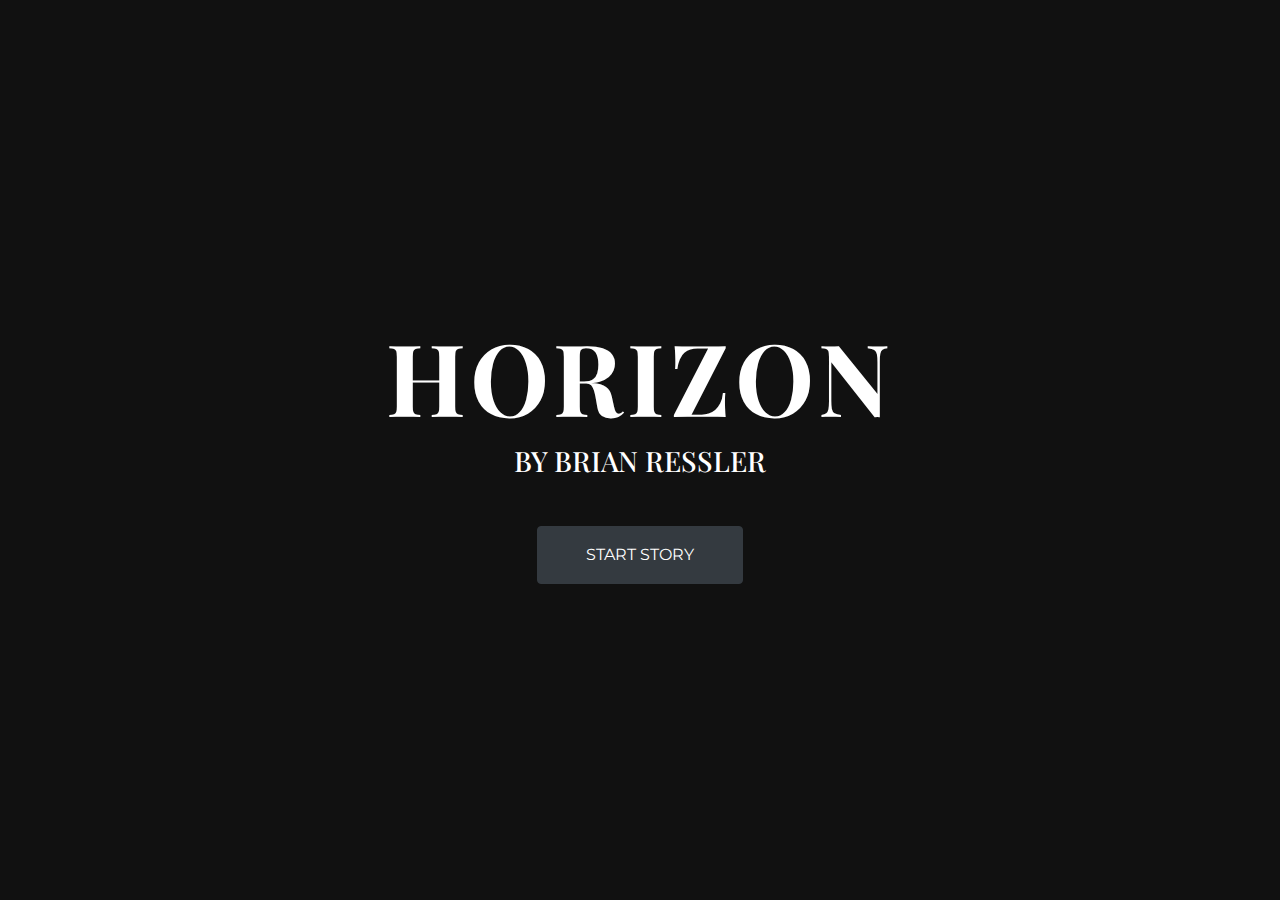
<file: index.html>
<!DOCTYPE html>
<html>

<head>
    <meta charset="utf-8">
    <meta name="viewport" content="width=device-width, initial-scale=1.0, shrink-to-fit=no">
    <title>Horizon</title>
    <link rel="stylesheet" href="assets/bootstrap/css/bootstrap.min.css">
    <link rel="stylesheet" href="https://fonts.googleapis.com/css?family=Montserrat:300,400,700">
    <link rel="stylesheet" href="https://fonts.googleapis.com/css?family=Playfair+Display:400,500,700,800,900">
    <link rel="stylesheet" href="assets/css/styles.css">
</head>

<body>
    <div class="d-flex d-xl-flex justify-content-center align-items-center align-items-xl-center eccent_section_display">
        <div class="container">
            <div class="row">
                <div class="col-md-12 d-flex flex-column align-items-center align-items-sm-center align-items-md-center align-items-lg-center align-items-xl-center">
                    <h2 class="text-uppercase text-center text-white eccent_horizon m-0 mb-2">Horizon</h2>
                    <h3 class="text-uppercase text-center text-white mb-5">By Brian Ressler</h3><a class="btn btn-dark text-uppercase p-3 pl-5 pr-5" role="button" href="story1.html">Start Story</a></div>
            </div>
        </div>
    </div>
    <script src="assets/js/jquery.min.js"></script>
    <script src="assets/bootstrap/js/bootstrap.min.js"></script>
    <script src="assets/js/uicontrol.js"></script>
</body>

</html>
</file>
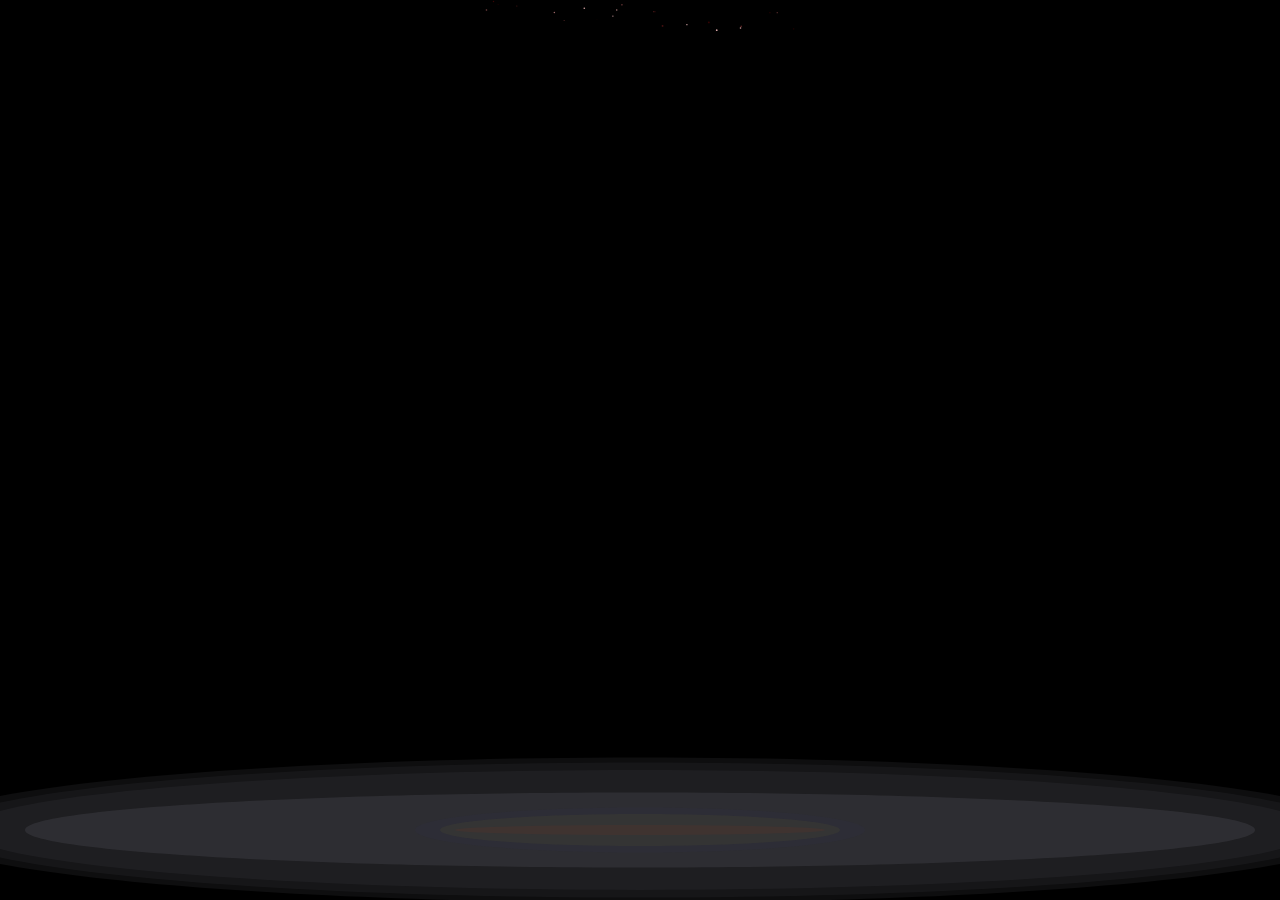
<file: route1/index.html>
<!DOCTYPE html><html lang="en"><head>
    <script src="p5.js"></script>
    <script src="p5.sound.min.js"></script>
    <link rel="stylesheet" type="text/css" href="style.css">
    <meta charset="utf-8">

  </head>
  <body>
    <script src="sketch.js"></script>
  

</body></html>
</file>
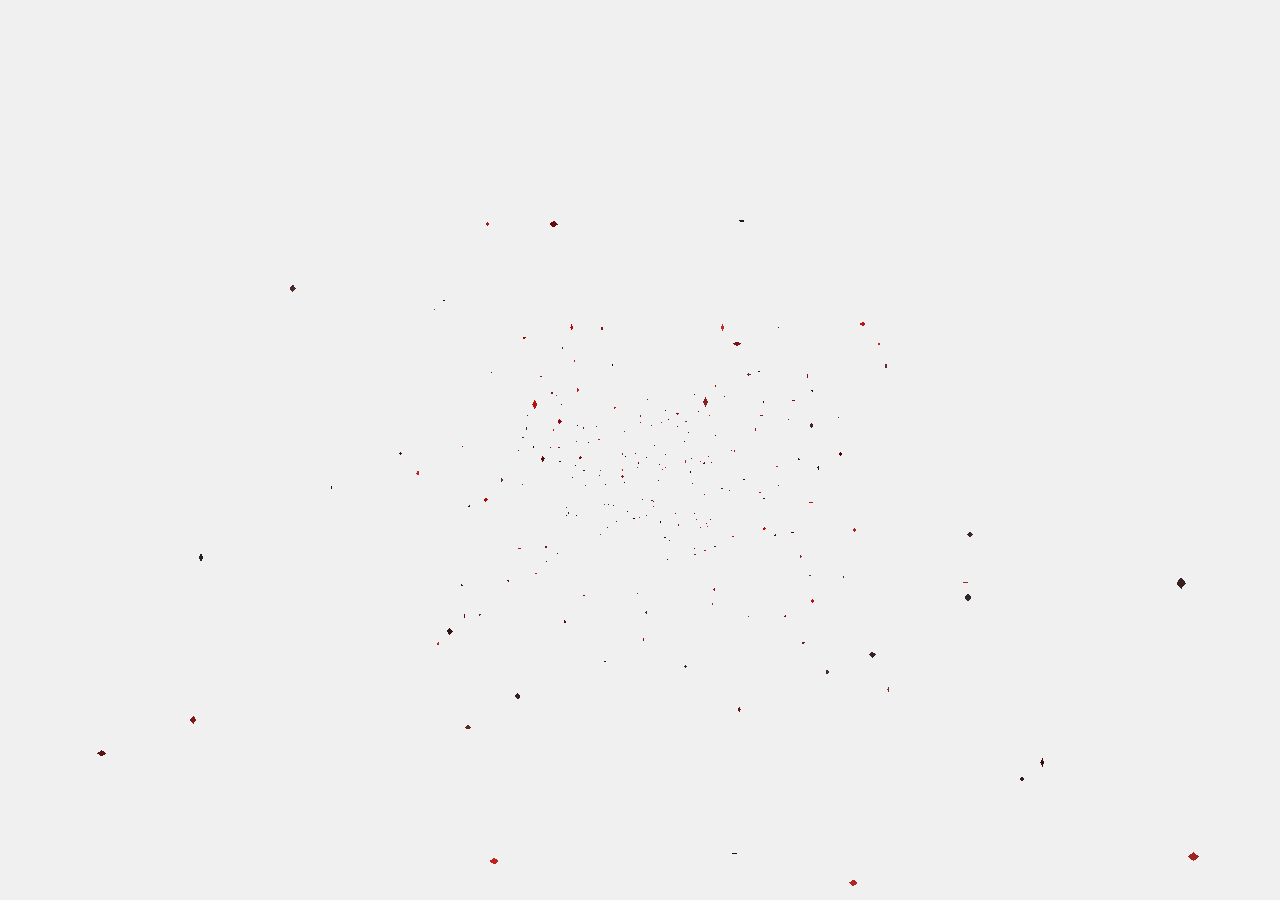
<file: route2/index.html>
<!DOCTYPE html><html><head>
    <script src="p5.min.js"></script>
    <script src="p5.dom.min.js"></script>
    <script src="p5.sound.min.js"></script>
    <link rel="stylesheet" type="text/css" href="style.css">
    <meta charset="utf-8">

  </head>
  <body>
    <script src="sketch.js"></script>
  

</body></html>
</file>
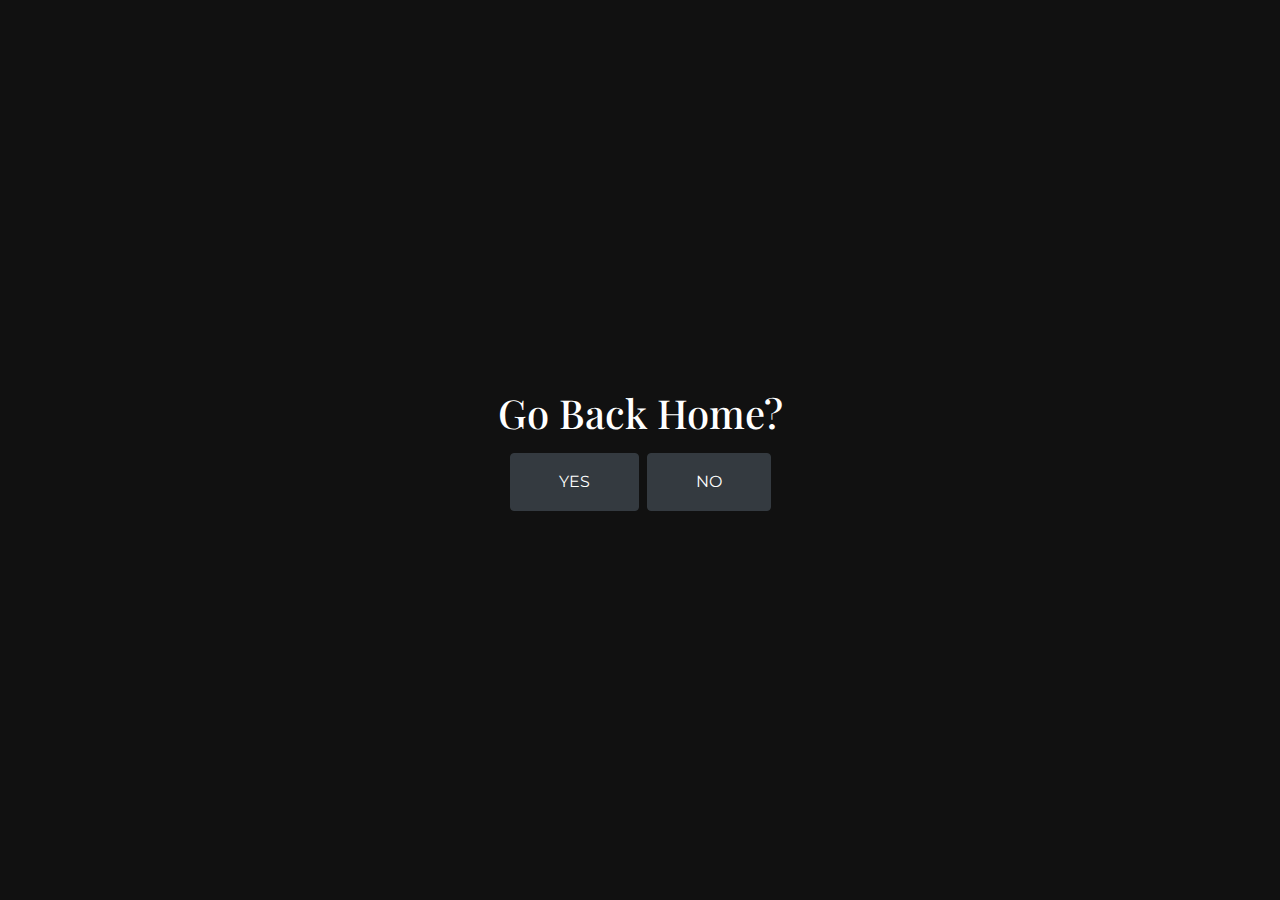
<file: question1.html>
<!DOCTYPE html>
<html>

<head>
    <meta charset="utf-8">
    <meta name="viewport" content="width=device-width, initial-scale=1.0, shrink-to-fit=no">
    <title>Horizon</title>
    <link rel="stylesheet" href="assets/bootstrap/css/bootstrap.min.css">
    <link rel="stylesheet" href="https://fonts.googleapis.com/css?family=Montserrat:300,400,700">
    <link rel="stylesheet" href="https://fonts.googleapis.com/css?family=Playfair+Display:400,500,700,800,900">
    <link rel="stylesheet" href="assets/css/styles.css">
</head>

<body>
    <div class="d-xl-flex justify-content-xl-center align-items-xl-center eccent_section_display">
        <div class="container">
            <div class="row">
                <div class="col-md-12">
                    <h1 class="text-left text-white text-center mb-3">Go Back Home?</h1>
                    <div class="d-flex d-xl-flex justify-content-center justify-content-xl-center"><button class="btn btn-dark text-uppercase p-3 pl-5 pr-5 mr-2" id="home_opt_yes" type="button">Yes</button><button class="btn btn-dark text-uppercase p-3 pl-5 pr-5" id="home_opt_no" type="button">No</button></div>
                </div>
            </div>
        </div>
    </div>
    <script src="assets/js/jquery.min.js"></script>
    <script src="assets/bootstrap/js/bootstrap.min.js"></script>
    <script src="assets/js/uicontrol.js"></script>
</body>

</html>
</file>
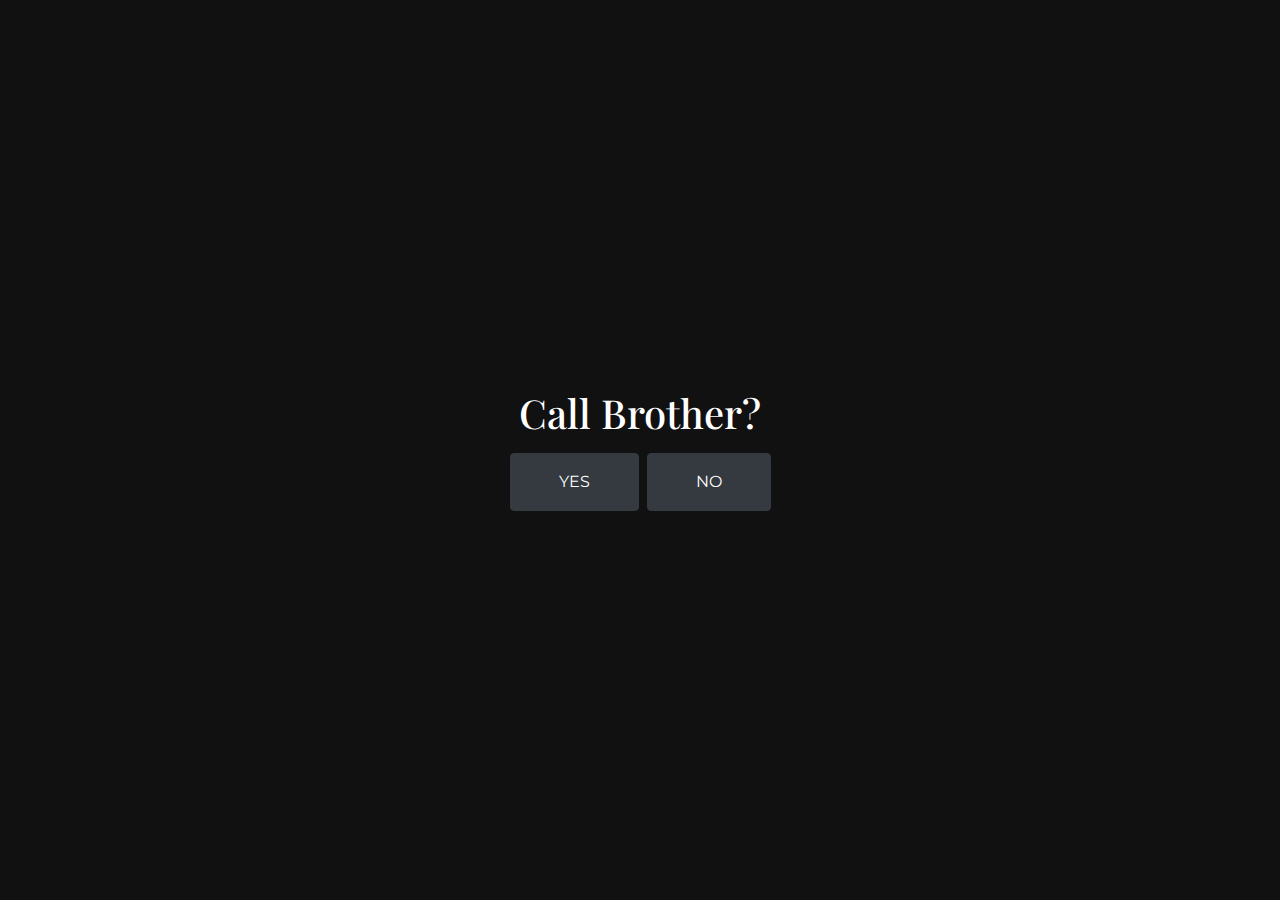
<file: question2.html>
<!DOCTYPE html>
<html>

<head>
    <meta charset="utf-8">
    <meta name="viewport" content="width=device-width, initial-scale=1.0, shrink-to-fit=no">
    <title>Horizon</title>
    <link rel="stylesheet" href="assets/bootstrap/css/bootstrap.min.css">
    <link rel="stylesheet" href="https://fonts.googleapis.com/css?family=Montserrat:300,400,700">
    <link rel="stylesheet" href="https://fonts.googleapis.com/css?family=Playfair+Display:400,500,700,800,900">
    <link rel="stylesheet" href="assets/css/styles.css">
</head>

<body>
    <div class="d-flex d-xl-flex justify-content-center align-items-center justify-content-xl-center align-items-xl-center eccent_section_display">
        <div class="container">
            <div class="row">
                <div class="col-md-12">
                    <h1 class="text-left text-white text-center mb-3">Call Brother?</h1>
                    <div class="d-flex d-xl-flex justify-content-center justify-content-xl-center"><button class="btn btn-dark text-uppercase p-3 pl-5 pr-5 mr-2" id="brother_opt_yes" type="button">Yes</button><button class="btn btn-dark text-uppercase p-3 pl-5 pr-5" id="brother_opt_no" type="button">No</button></div>
                </div>
            </div>
        </div>
    </div>
    <script src="assets/js/jquery.min.js"></script>
    <script src="assets/bootstrap/js/bootstrap.min.js"></script>
    <script src="assets/js/uicontrol.js"></script>
</body>

</html>
</file>
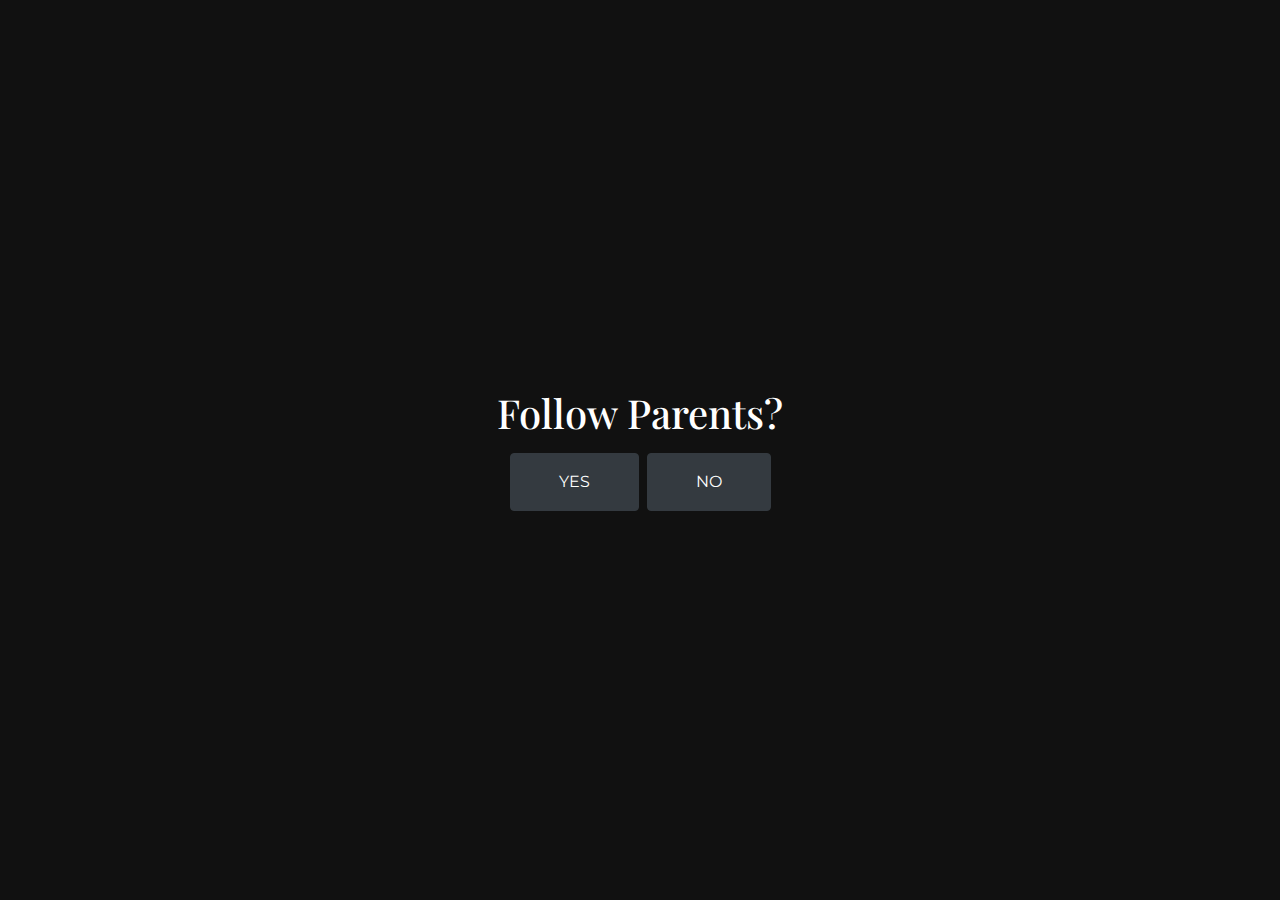
<file: question3.html>
<!DOCTYPE html>
<html>

<head>
    <meta charset="utf-8">
    <meta name="viewport" content="width=device-width, initial-scale=1.0, shrink-to-fit=no">
    <title>Horizon</title>
    <link rel="stylesheet" href="assets/bootstrap/css/bootstrap.min.css">
    <link rel="stylesheet" href="https://fonts.googleapis.com/css?family=Montserrat:300,400,700">
    <link rel="stylesheet" href="https://fonts.googleapis.com/css?family=Playfair+Display:400,500,700,800,900">
    <link rel="stylesheet" href="assets/css/styles.css">
</head>

<body>
    <div class="d-flex d-xl-flex justify-content-center align-items-center justify-content-xl-center align-items-xl-center eccent_section_display">
        <div class="container">
            <div class="row">
                <div class="col-md-12">
                    <h1 class="text-left text-white text-center mb-3">Follow Parents?</h1>
                    <div class="d-flex d-xl-flex justify-content-center justify-content-xl-center"><button class="btn btn-dark text-uppercase p-3 pl-5 pr-5 mr-2" id="follow_opt_yes" type="button">Yes</button><button class="btn btn-dark text-uppercase p-3 pl-5 pr-5" id="follow_opt_no" type="button">No</button></div>
                </div>
            </div>
        </div>
    </div>
    <script src="assets/js/jquery.min.js"></script>
    <script src="assets/bootstrap/js/bootstrap.min.js"></script>
    <script src="assets/js/uicontrol.js"></script>
</body>

</html>
</file>
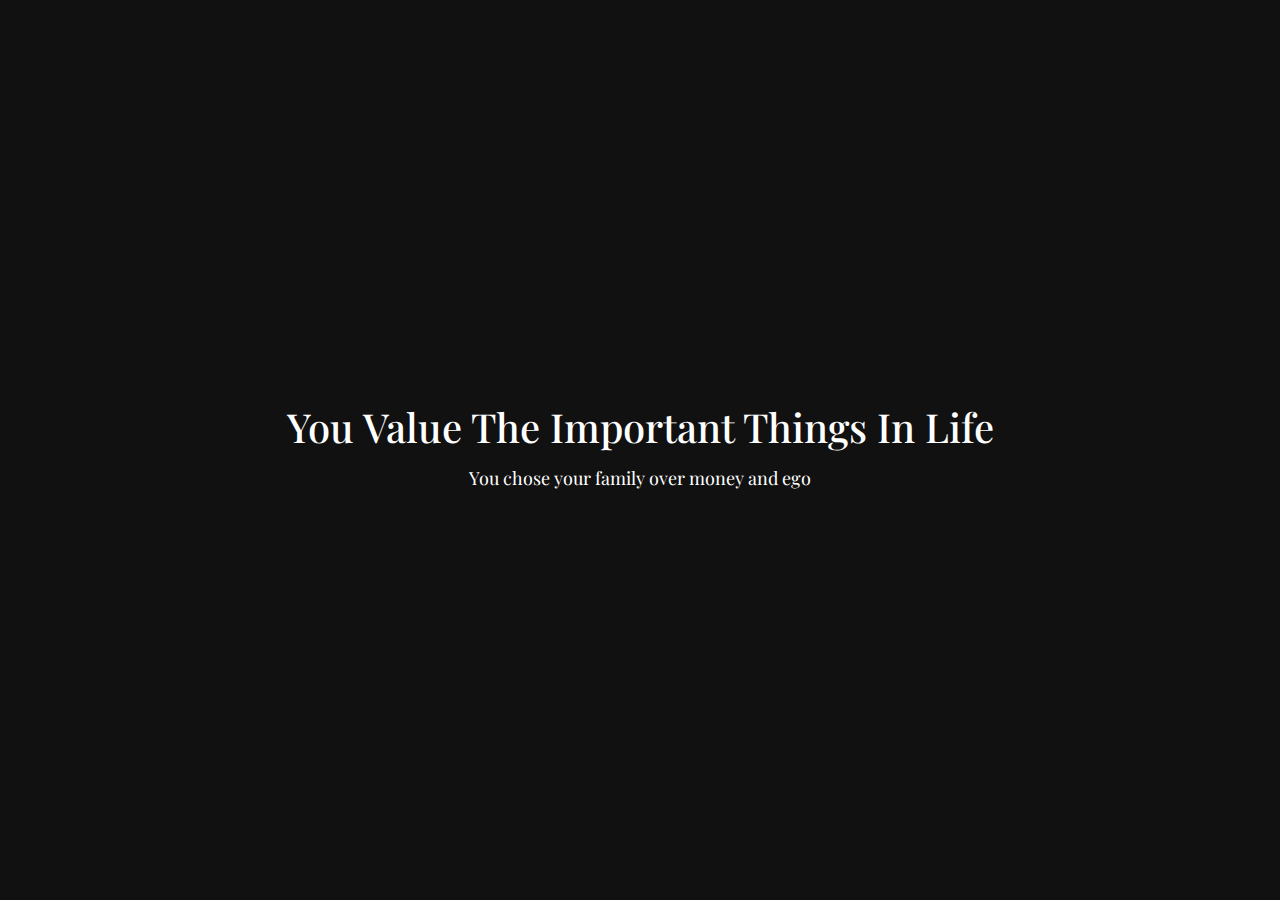
<file: route1.html>
<!DOCTYPE html>
<html>

<head>
    <meta charset="utf-8">
    <meta name="viewport" content="width=device-width, initial-scale=1.0, shrink-to-fit=no">
    <title>Horizon</title>
    <link rel="stylesheet" href="assets/bootstrap/css/bootstrap.min.css">
    <link rel="stylesheet" href="https://fonts.googleapis.com/css?family=Montserrat:300,400,700">
    <link rel="stylesheet" href="https://fonts.googleapis.com/css?family=Playfair+Display:400,500,700,800,900">
    <link rel="stylesheet" href="assets/css/styles.css">
</head>

<body>
    <div class="d-flex d-xl-flex justify-content-center align-items-center justify-content-xl-center align-items-xl-center eccent_section_display">
        <div class="container">
            <div class="row">
                <div class="col-md-12">
                    <h1 class="text-left text-white text-center mb-3">You Value The Important Things In Life</h1>
                    <h4 class="text-center text-white" style="font-weight: 400;font-size: 18px;line-height: 22px;">You chose your family over money and ego</h4>
                </div>
            </div>
        </div>
    </div>
    <script src="assets/js/jquery.min.js"></script>
    <script src="assets/bootstrap/js/bootstrap.min.js"></script>
    <script src="assets/js/uicontrol.js"></script>
</body>

</html>
</file>
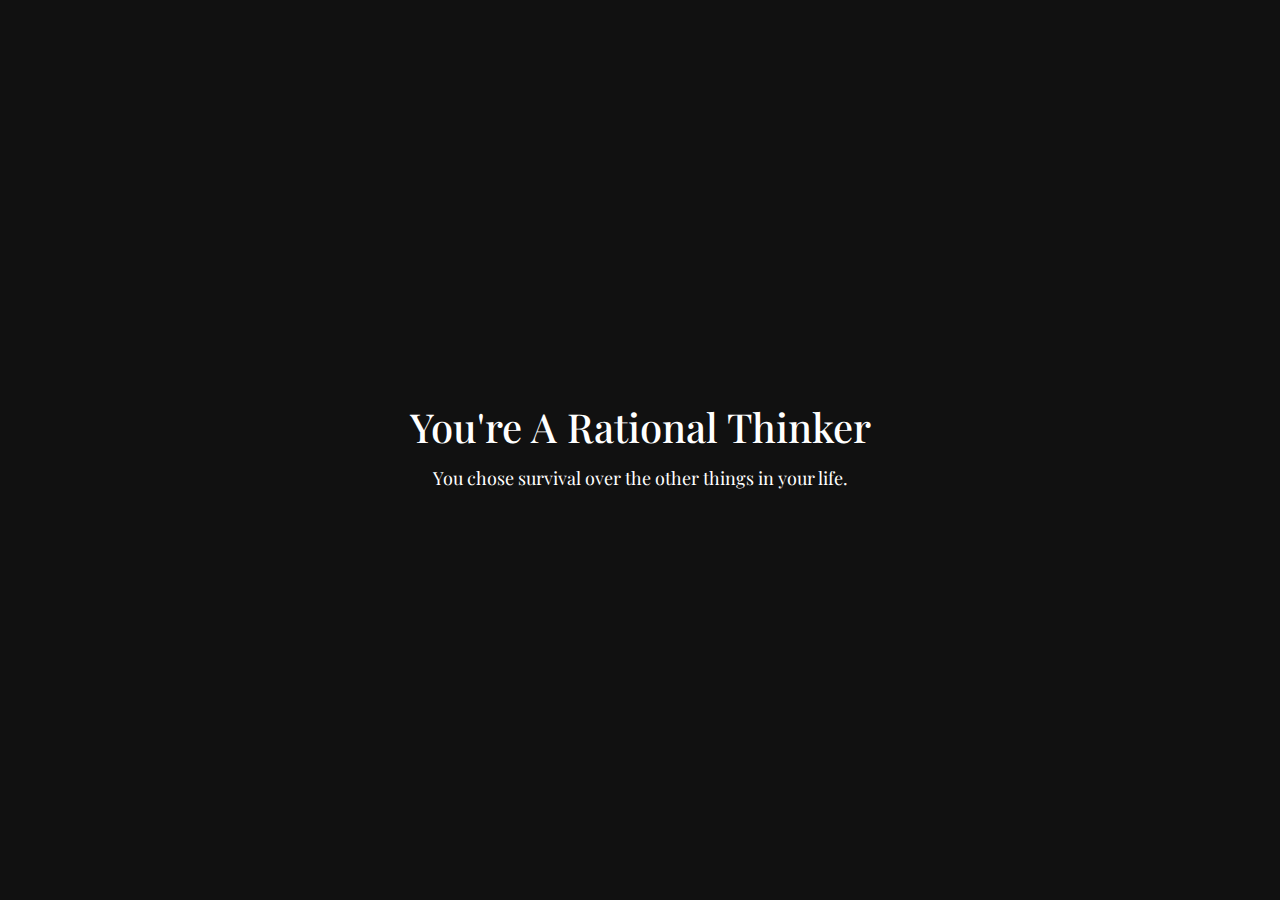
<file: route2.html>
<!DOCTYPE html>
<html>

<head>
    <meta charset="utf-8">
    <meta name="viewport" content="width=device-width, initial-scale=1.0, shrink-to-fit=no">
    <title>Horizon</title>
    <link rel="stylesheet" href="assets/bootstrap/css/bootstrap.min.css">
    <link rel="stylesheet" href="https://fonts.googleapis.com/css?family=Montserrat:300,400,700">
    <link rel="stylesheet" href="https://fonts.googleapis.com/css?family=Playfair+Display:400,500,700,800,900">
    <link rel="stylesheet" href="assets/css/styles.css">
</head>

<body>
    <div class="d-flex d-xl-flex justify-content-center align-items-center justify-content-xl-center align-items-xl-center eccent_section_display">
        <div class="container">
            <div class="row">
                <div class="col-md-12">
                    <h1 class="text-left text-white text-center mb-3">You're A Rational Thinker</h1>
                    <h4 class="text-center text-white" style="font-weight: 400;font-size: 18px;line-height: 22px;">You chose survival over the other things in your life.</h4>
                </div>
            </div>
        </div>
    </div>
    <script src="assets/js/jquery.min.js"></script>
    <script src="assets/bootstrap/js/bootstrap.min.js"></script>
    <script src="assets/js/uicontrol.js"></script>
</body>

</html>
</file>
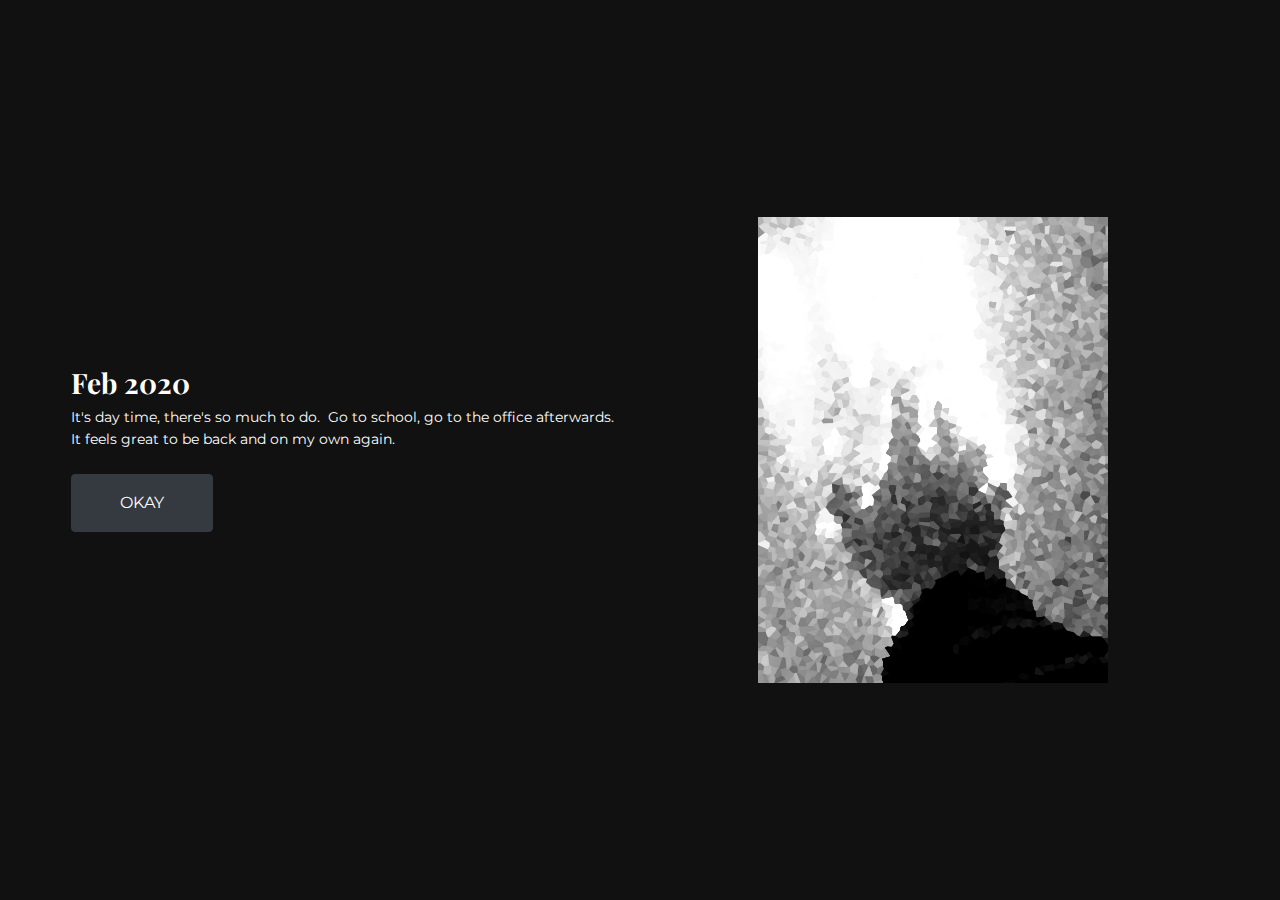
<file: story1.html>
<!DOCTYPE html>
<html>

<head>
    <meta charset="utf-8">
    <meta name="viewport" content="width=device-width, initial-scale=1.0, shrink-to-fit=no">
    <title>Horizon</title>
    <link rel="stylesheet" href="assets/bootstrap/css/bootstrap.min.css">
    <link rel="stylesheet" href="https://fonts.googleapis.com/css?family=Montserrat:300,400,700">
    <link rel="stylesheet" href="https://fonts.googleapis.com/css?family=Playfair+Display:400,500,700,800,900">
    <link rel="stylesheet" href="assets/css/styles.css">
</head>

<body>
    <div class="d-xl-flex justify-content-xl-center align-items-xl-center eccent_section_display">
        <div class="container">
            <div class="row">
                <div class="col-md-6 d-md-flex d-lg-flex d-xl-flex justify-content-md-center align-items-md-center justify-content-lg-center align-items-lg-center justify-content-xl-center align-items-xl-center p-3" style="flex-flow: column wrap;">
                    <h3 class="text-left d-block text-white mb-2 date_title" style="width: 100%;">Feb 2020</h3>
                    <p class="mb-4">It's day time, there's so much to do.&nbsp; Go to school, go to the office afterwards.&nbsp; It feels great to be back and on my own again.</p>
                    <div class="d-block" style="width: 100%;"><a class="btn btn-dark text-uppercase p-3 pl-5 pr-5" role="button" href="story2.html">Okay</a></div>
                </div>
                <div class="col-md-6 p-3 text-left text-md-center" style="/*text-align: center;*/"><img class="img-fluid" src="assets/img/pexels-raphael-brasileiro-4586258.jpg" style="filter: brightness(112%) contrast(188%) grayscale(100%);"></div>
            </div>
        </div>
    </div>
    <script src="assets/js/jquery.min.js"></script>
    <script src="assets/bootstrap/js/bootstrap.min.js"></script>
    <script src="assets/js/uicontrol.js"></script>
</body>

</html>
</file>
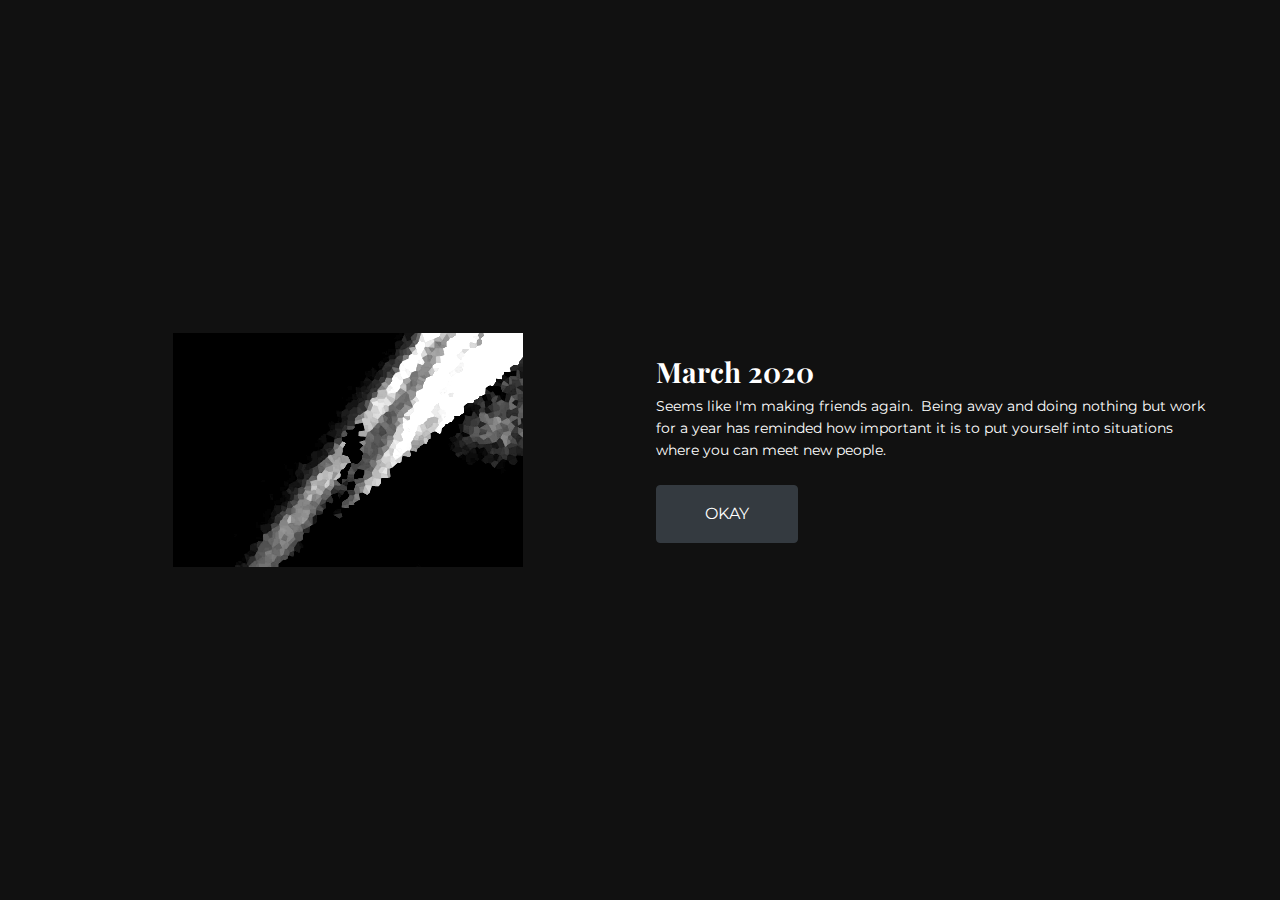
<file: story2.html>
<!DOCTYPE html>
<html>

<head>
    <meta charset="utf-8">
    <meta name="viewport" content="width=device-width, initial-scale=1.0, shrink-to-fit=no">
    <title>Horizon</title>
    <link rel="stylesheet" href="assets/bootstrap/css/bootstrap.min.css">
    <link rel="stylesheet" href="https://fonts.googleapis.com/css?family=Montserrat:300,400,700">
    <link rel="stylesheet" href="https://fonts.googleapis.com/css?family=Playfair+Display:400,500,700,800,900">
    <link rel="stylesheet" href="assets/css/styles.css">
</head>

<body>
    <div class="d-xl-flex justify-content-xl-center align-items-xl-center eccent_section_display">
        <div class="container">
            <div class="row">
                <div class="col-md-6 p-3 text-left text-md-center" style="/*text-align: center;*/"><img class="img-fluid" src="assets/img/pexels-umberto-shaw-764880.jpg" style="filter: brightness(159%) contrast(181%) grayscale(0%) hue-rotate(0deg) invert(0%) sepia(0%);"></div>
                <div class="col-md-6 d-md-flex d-lg-flex d-xl-flex justify-content-md-center align-items-md-center justify-content-lg-center align-items-lg-center justify-content-xl-center align-items-xl-center p-3"
                    style="flex-flow: column wrap;">
                    <h3 class="text-left d-block text-white mb-2 date_title" style="width: 100%;">March 2020</h3>
                    <p class="mb-4">Seems like I'm making friends again.&nbsp; Being away and doing nothing but work for a year has reminded how important it is to put yourself into situations where you can meet new people.</p>
                    <div class="d-block" style="width: 100%;"><a class="btn btn-dark text-uppercase p-3 pl-5 pr-5" role="button" href="story3.html">Okay</a></div>
                </div>
            </div>
        </div>
    </div>
    <script src="assets/js/jquery.min.js"></script>
    <script src="assets/bootstrap/js/bootstrap.min.js"></script>
    <script src="assets/js/uicontrol.js"></script>
</body>

</html>
</file>
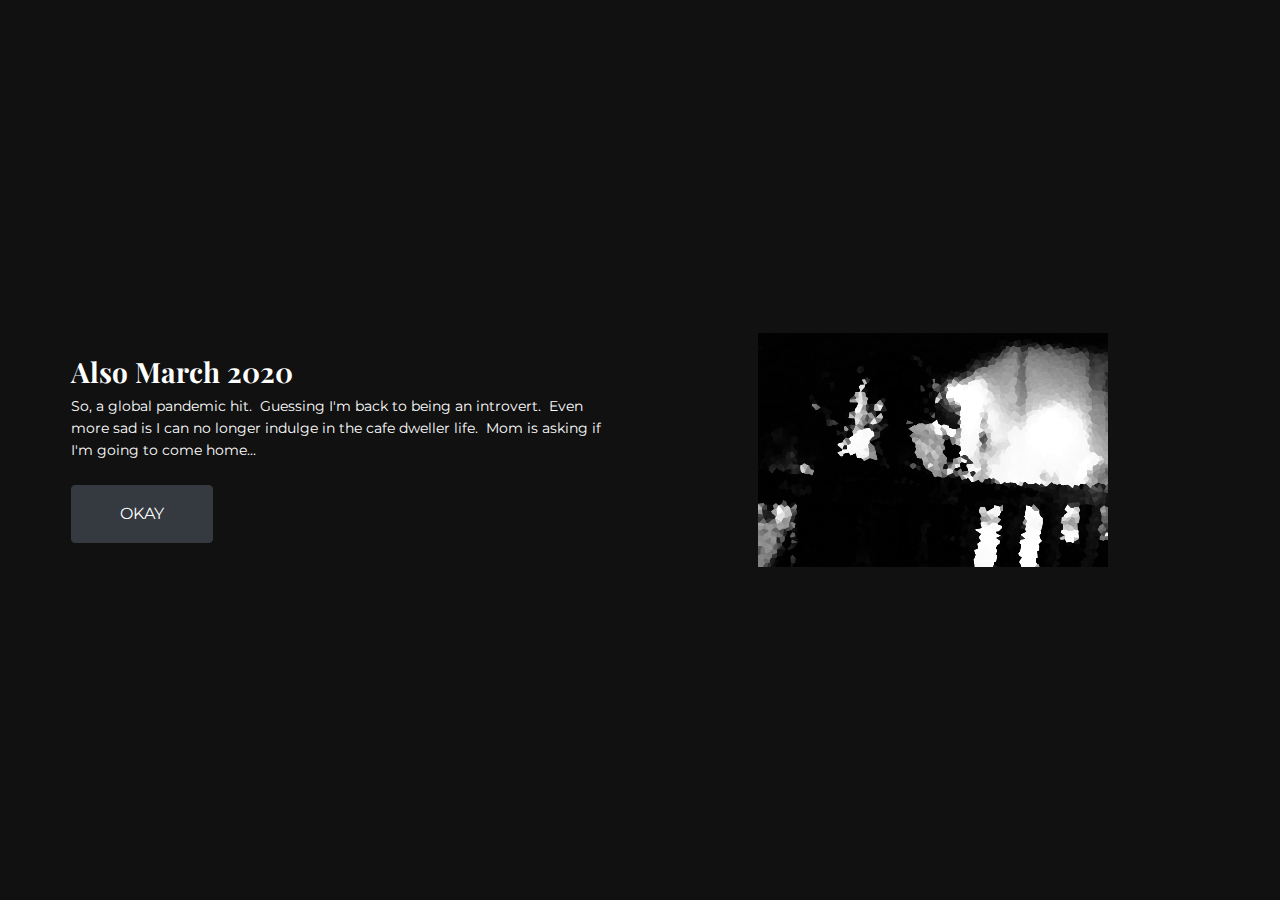
<file: story3.html>
<!DOCTYPE html>
<html>

<head>
    <meta charset="utf-8">
    <meta name="viewport" content="width=device-width, initial-scale=1.0, shrink-to-fit=no">
    <title>Horizon</title>
    <link rel="stylesheet" href="assets/bootstrap/css/bootstrap.min.css">
    <link rel="stylesheet" href="https://fonts.googleapis.com/css?family=Montserrat:300,400,700">
    <link rel="stylesheet" href="https://fonts.googleapis.com/css?family=Playfair+Display:400,500,700,800,900">
    <link rel="stylesheet" href="assets/css/styles.css">
</head>

<body>
    <div class="d-xl-flex justify-content-xl-center align-items-xl-center eccent_section_display">
        <div class="container">
            <div class="row">
                <div class="col-md-6 d-md-flex d-lg-flex d-xl-flex justify-content-md-center align-items-md-center justify-content-lg-center align-items-lg-center justify-content-xl-center align-items-xl-center p-3" style="flex-flow: column wrap;">
                    <h3 class="text-left d-block text-white mb-2 date_title" style="width: 100%;">Also March 2020</h3>
                    <p class="mb-4">So, a global pandemic hit.&nbsp; Guessing I'm back to being an introvert.&nbsp; Even more sad is I can no longer indulge in the cafe dweller life.&nbsp; Mom is asking if I'm going to come home...</p>
                    <div class="d-block" style="width: 100%;"><a class="btn btn-dark text-uppercase p-3 pl-5 pr-5" role="button" href="question1.html">Okay</a></div>
                </div>
                <div class="col-md-6 p-3 text-left text-md-center" style="/*text-align: center;*/"><img class="img-fluid" src="assets/img/pexels-splitshire-1461.jpg" style="filter: brightness(117%) contrast(174%) grayscale(100%) hue-rotate(0deg) invert(0%) sepia(0%);"></div>
            </div>
        </div>
    </div>
    <script src="assets/js/jquery.min.js"></script>
    <script src="assets/bootstrap/js/bootstrap.min.js"></script>
    <script src="assets/js/uicontrol.js"></script>
</body>

</html>
</file>
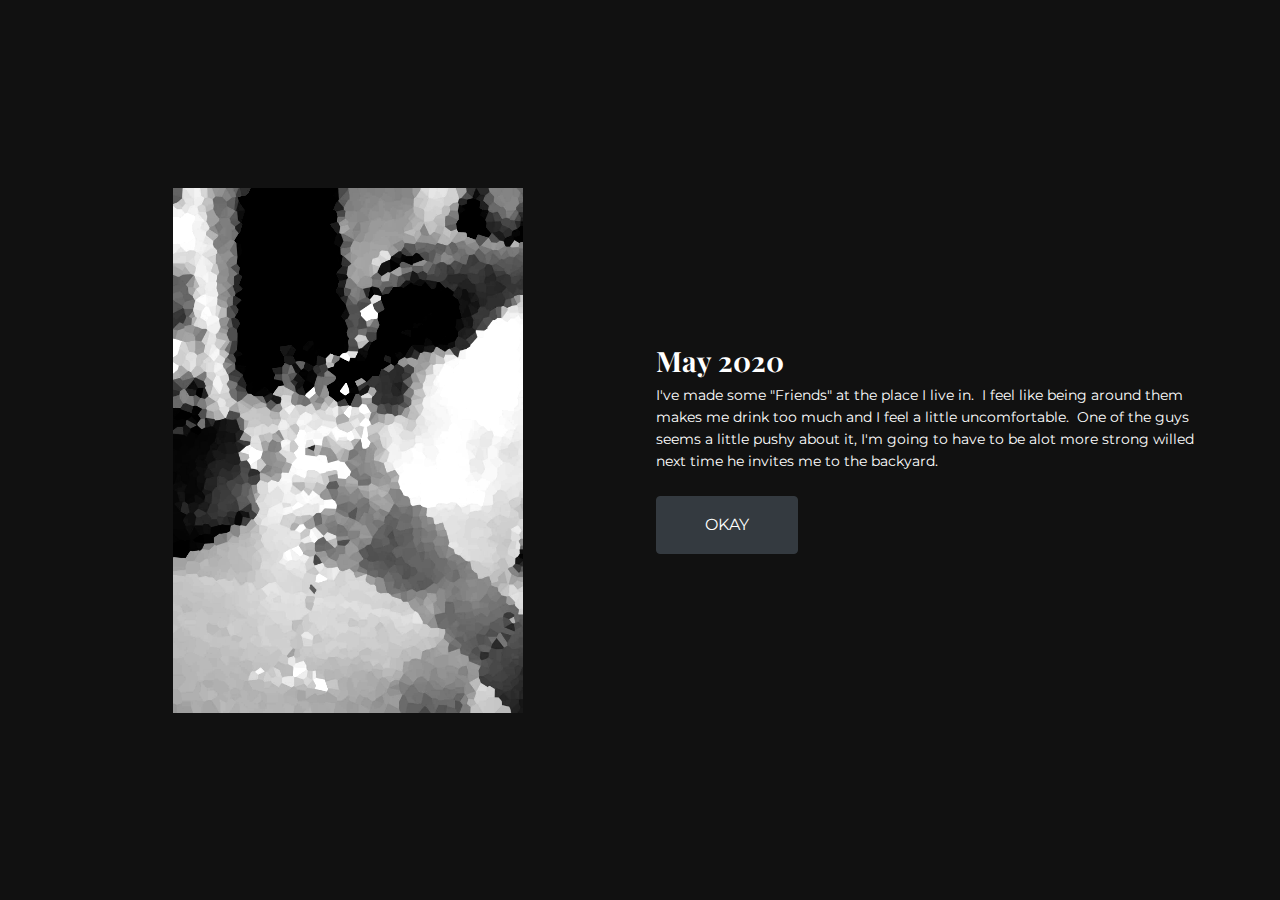
<file: story4.html>
<!DOCTYPE html>
<html>

<head>
    <meta charset="utf-8">
    <meta name="viewport" content="width=device-width, initial-scale=1.0, shrink-to-fit=no">
    <title>Horizon</title>
    <link rel="stylesheet" href="assets/bootstrap/css/bootstrap.min.css">
    <link rel="stylesheet" href="https://fonts.googleapis.com/css?family=Montserrat:300,400,700">
    <link rel="stylesheet" href="https://fonts.googleapis.com/css?family=Playfair+Display:400,500,700,800,900">
    <link rel="stylesheet" href="assets/css/styles.css">
</head>

<body>
    <div class="d-xl-flex justify-content-xl-center align-items-xl-center eccent_section_display">
        <div class="container">
            <div class="row">
                <div class="col-md-6 p-3 text-left text-md-center" style="/*text-align: center;*/"><img class="img-fluid" src="assets/img/pexels-terje-sollie-313708.jpg" style="filter: brightness(82%) contrast(200%) grayscale(100%) hue-rotate(0deg) invert(0%) sepia(0%);"></div>
                <div class="col-md-6 d-md-flex d-lg-flex d-xl-flex justify-content-md-center align-items-md-center justify-content-lg-center align-items-lg-center justify-content-xl-center align-items-xl-center p-3"
                    style="flex-flow: column wrap;">
                    <h3 class="text-left d-block text-white mb-2 date_title" style="width: 100%;">May 2020</h3>
                    <p class="mb-4">I've made some "Friends" at the place I live in.&nbsp; I feel like being around them makes me drink too much and I feel a little uncomfortable.&nbsp; One of the guys seems a little pushy about it, I'm going to have to be alot more
                        strong willed next time he invites me to the backyard.</p>
                    <div class="d-block" style="width: 100%;"><a class="btn btn-dark text-uppercase p-3 pl-5 pr-5" role="button" href="story5.html">Okay</a></div><!-- <script>
    alert(sessionStorage.getItem("gohome"));
</script> --></div>
            </div>
        </div>
    </div>
    <script src="assets/js/jquery.min.js"></script>
    <script src="assets/bootstrap/js/bootstrap.min.js"></script>
    <script src="assets/js/uicontrol.js"></script>
</body>

</html>
</file>
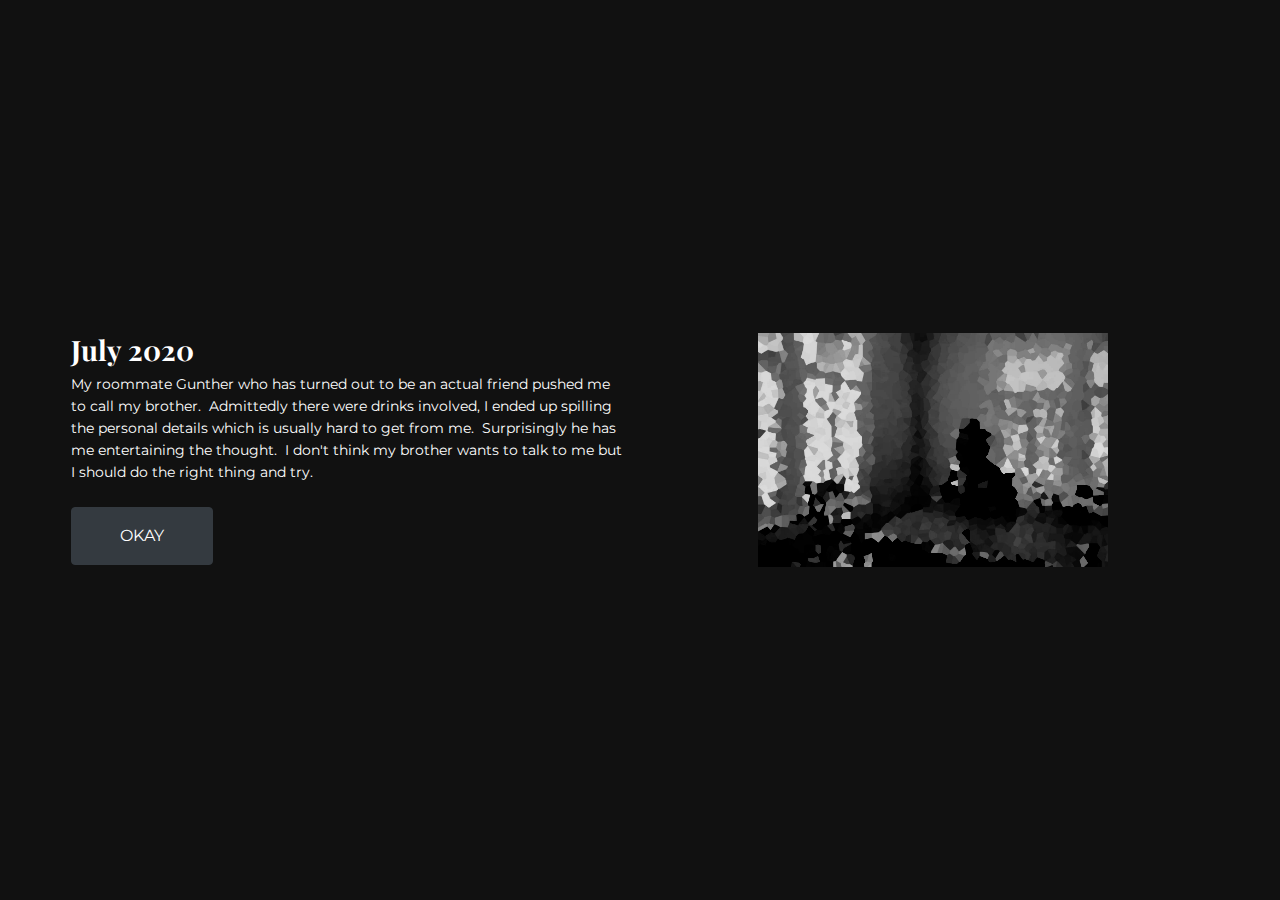
<file: story5.html>
<!DOCTYPE html>
<html>

<head>
    <meta charset="utf-8">
    <meta name="viewport" content="width=device-width, initial-scale=1.0, shrink-to-fit=no">
    <title>Horizon</title>
    <link rel="stylesheet" href="assets/bootstrap/css/bootstrap.min.css">
    <link rel="stylesheet" href="https://fonts.googleapis.com/css?family=Montserrat:300,400,700">
    <link rel="stylesheet" href="https://fonts.googleapis.com/css?family=Playfair+Display:400,500,700,800,900">
    <link rel="stylesheet" href="assets/css/styles.css">
</head>

<body>
    <div class="d-xl-flex justify-content-xl-center align-items-xl-center eccent_section_display">
        <div class="container">
            <div class="row">
                <div class="col-md-6 d-md-flex d-lg-flex d-xl-flex justify-content-md-center align-items-md-center justify-content-lg-center align-items-lg-center justify-content-xl-center align-items-xl-center p-3" style="flex-flow: column wrap;">
                    <h3 class="text-left d-block text-white mb-2 date_title" style="width: 100%;">July 2020</h3>
                    <p class="mb-4">My roommate Gunther who has turned out to be an actual friend pushed me to call my brother.&nbsp; Admittedly there were drinks involved, I ended up spilling the personal details which is usually hard to get from me.&nbsp; Surprisingly
                        he has me entertaining the thought.&nbsp; I don't think my brother wants to talk to me but I should do the right thing and try.</p>
                    <div class="d-block" style="width: 100%;"><a class="btn btn-dark text-uppercase p-3 pl-5 pr-5" role="button" href="question2.html">Okay</a></div><!-- <script>
    alert(sessionStorage.getItem("gohome"));
</script> --></div>
                <div class="col-md-6 p-3 text-left text-md-center" style="/*text-align: center;*/"><img class="img-fluid" src="assets/img/pexels-andrew-neel-3132388.jpg" style="filter: brightness(68%) contrast(200%) grayscale(100%) hue-rotate(0deg) invert(0%) saturate(0%) sepia(0%);"></div>
            </div>
        </div>
    </div>
    <script src="assets/js/jquery.min.js"></script>
    <script src="assets/bootstrap/js/bootstrap.min.js"></script>
    <script src="assets/js/uicontrol.js"></script>
</body>

</html>
</file>
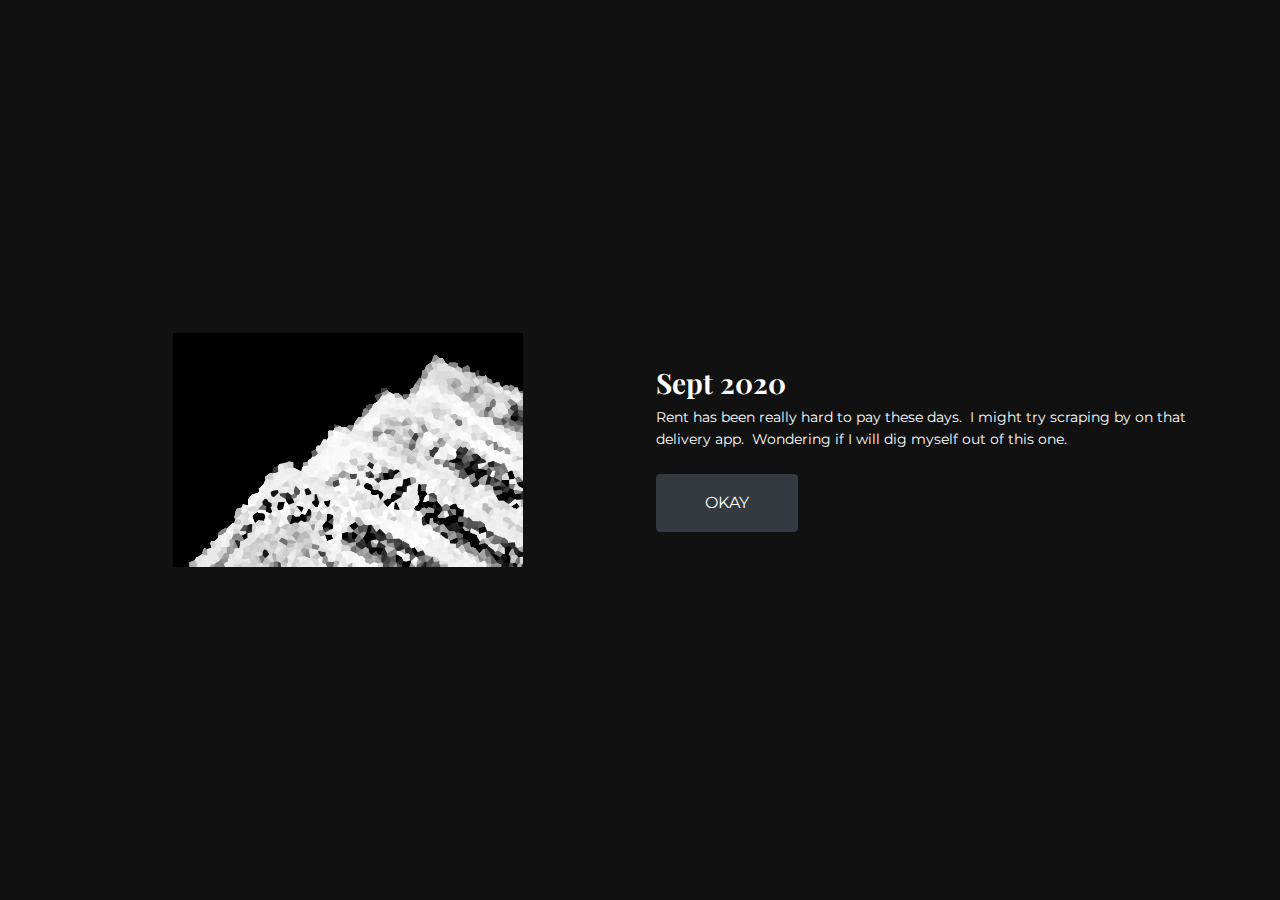
<file: story6.html>
<!DOCTYPE html>
<html>

<head>
    <meta charset="utf-8">
    <meta name="viewport" content="width=device-width, initial-scale=1.0, shrink-to-fit=no">
    <title>Horizon</title>
    <link rel="stylesheet" href="assets/bootstrap/css/bootstrap.min.css">
    <link rel="stylesheet" href="https://fonts.googleapis.com/css?family=Montserrat:300,400,700">
    <link rel="stylesheet" href="https://fonts.googleapis.com/css?family=Playfair+Display:400,500,700,800,900">
    <link rel="stylesheet" href="assets/css/styles.css">
</head>

<body>
    <div class="d-xl-flex justify-content-xl-center align-items-xl-center eccent_section_display">
        <div class="container">
            <div class="row">
                <div class="col-md-6 p-3 text-left text-md-center" style="/*text-align: center;*/"><img class="img-fluid" src="assets/img/pexels-karolina-grabowska-4386374.jpg" style="filter: brightness(95%) contrast(180%) grayscale(100%) hue-rotate(0deg) invert(0%) saturate(0%) sepia(0%);"></div>
                <div class="col-md-6 d-md-flex d-lg-flex d-xl-flex justify-content-md-center align-items-md-center justify-content-lg-center align-items-lg-center justify-content-xl-center align-items-xl-center p-3"
                    style="flex-flow: column wrap;">
                    <h3 class="text-left d-block text-white mb-2 date_title" style="width: 100%;">Sept 2020</h3>
                    <p class="mb-4">Rent has been really hard to pay these days.&nbsp; I might try scraping by on that delivery app.&nbsp; Wondering if I will dig myself out of this one.</p>
                    <div class="d-block" style="width: 100%;"><a class="btn btn-dark text-uppercase p-3 pl-5 pr-5" role="button" href="story7.html">Okay</a></div>
                </div>
            </div>
        </div>
    </div>
    <script src="assets/js/jquery.min.js"></script>
    <script src="assets/bootstrap/js/bootstrap.min.js"></script>
    <script src="assets/js/uicontrol.js"></script>
</body>

</html>
</file>
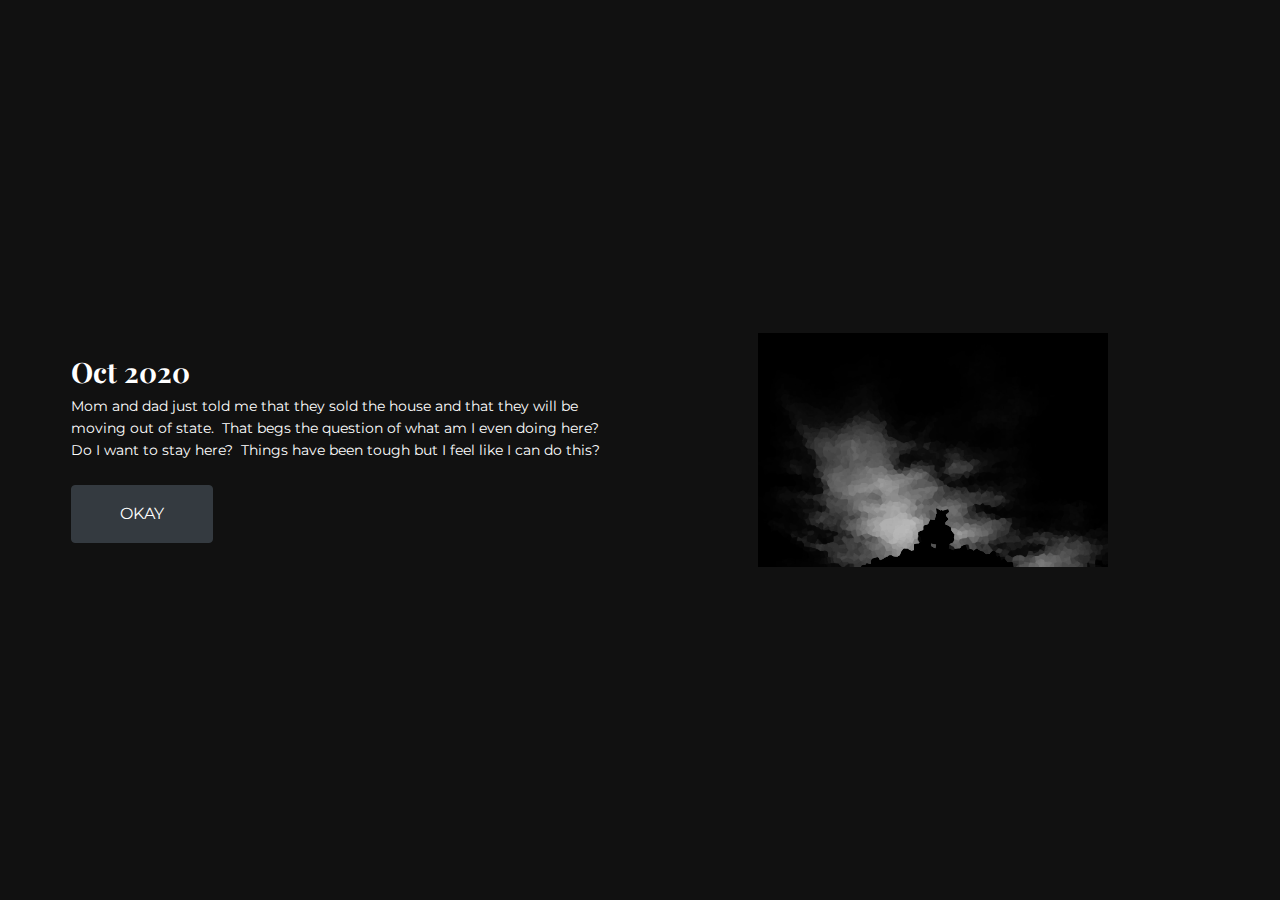
<file: story7.html>
<!DOCTYPE html>
<html>

<head>
    <meta charset="utf-8">
    <meta name="viewport" content="width=device-width, initial-scale=1.0, shrink-to-fit=no">
    <title>Horizon</title>
    <link rel="stylesheet" href="assets/bootstrap/css/bootstrap.min.css">
    <link rel="stylesheet" href="https://fonts.googleapis.com/css?family=Montserrat:300,400,700">
    <link rel="stylesheet" href="https://fonts.googleapis.com/css?family=Playfair+Display:400,500,700,800,900">
    <link rel="stylesheet" href="assets/css/styles.css">
</head>

<body>
    <div class="d-xl-flex justify-content-xl-center align-items-xl-center eccent_section_display">
        <div class="container">
            <div class="row">
                <div class="col-md-6 d-md-flex d-lg-flex d-xl-flex justify-content-md-center align-items-md-center justify-content-lg-center align-items-lg-center justify-content-xl-center align-items-xl-center p-3" style="flex-flow: column wrap;">
                    <h3 class="text-left d-block text-white mb-2 date_title" style="width: 100%;">Oct 2020</h3>
                    <p class="mb-4">Mom and dad just told me that they sold the house and that they will be moving out of state.&nbsp; That begs the question of what am I even doing here?&nbsp; Do I want to stay here?&nbsp; Things have been tough but I feel like I can
                        do this?</p>
                    <div class="d-block" style="width: 100%;"><a class="btn btn-dark text-uppercase p-3 pl-5 pr-5" role="button" href="question3.html">Okay</a></div>
                </div>
                <div class="col-md-6 p-3 text-left text-md-center" style="/*text-align: center;*/"><img class="img-fluid" src="assets/img/jeremy-bishop-DLICfSD33as-unsplash.jpg" style="filter: brightness(84%) contrast(200%) grayscale(100%) hue-rotate(0deg) invert(0%) saturate(0%) sepia(0%);"></div>
            </div>
        </div>
    </div>
    <script src="assets/js/jquery.min.js"></script>
    <script src="assets/bootstrap/js/bootstrap.min.js"></script>
    <script src="assets/js/uicontrol.js"></script>
</body>

</html>
</file>
<file: assets/css/styles.css>
body {
  background-color: #111;
  display: block;
  height: 100%;
}

body, html {
  overflow-x: hidden;
}

h1, .h1, h2, .h2, h3, .h3, h4, .h4, h5, .h5, h6, .h6 {
  font-family: 'Playfair Display';
}

p, span, a, button, input {
  font-family: 'Montserrat';
}

@media (max-width: 767.9px) {
  .eccent_horizon {
    font-size: 44px;
    letter-spacing: 5px;
    font-weight: 700;
  }
}

@media (min-width: 768px) {
  .eccent_horizon {
    font-size: 100px;
    letter-spacing: 5px;
    font-weight: 700;
  }
}

.container {
  max-width: 1200px !important;
  padding: 30px !important;
  box-sizing: border-box;
  overflow: hidden;
}

a, button {
  font-weight: 400 !important;
}

p {
  font-size: 14px;
  line-height: 22px;
  color: #FFF;
  font-weight: 400;
  display: block;
  width: 100%;
}

.eccent_section_display {
  position: absolute;
  height: 100%;
  width: 100%;
}

.img-fluid {
  width: 100%;
  max-width: 350px;
}

.date_title {
  font-size: 28px;
  line-height: 30px;
  font-weight: 700;
}
</file>
<file: route1/style.css>
html, body {
  margin: 0;
  padding: 0;
}
canvas {
  display: block;
}
</file>
<file: route2/style.css>
html, body {
  margin: 0;
  padding: 0;
}
canvas {
  display: block;
}
</file>
